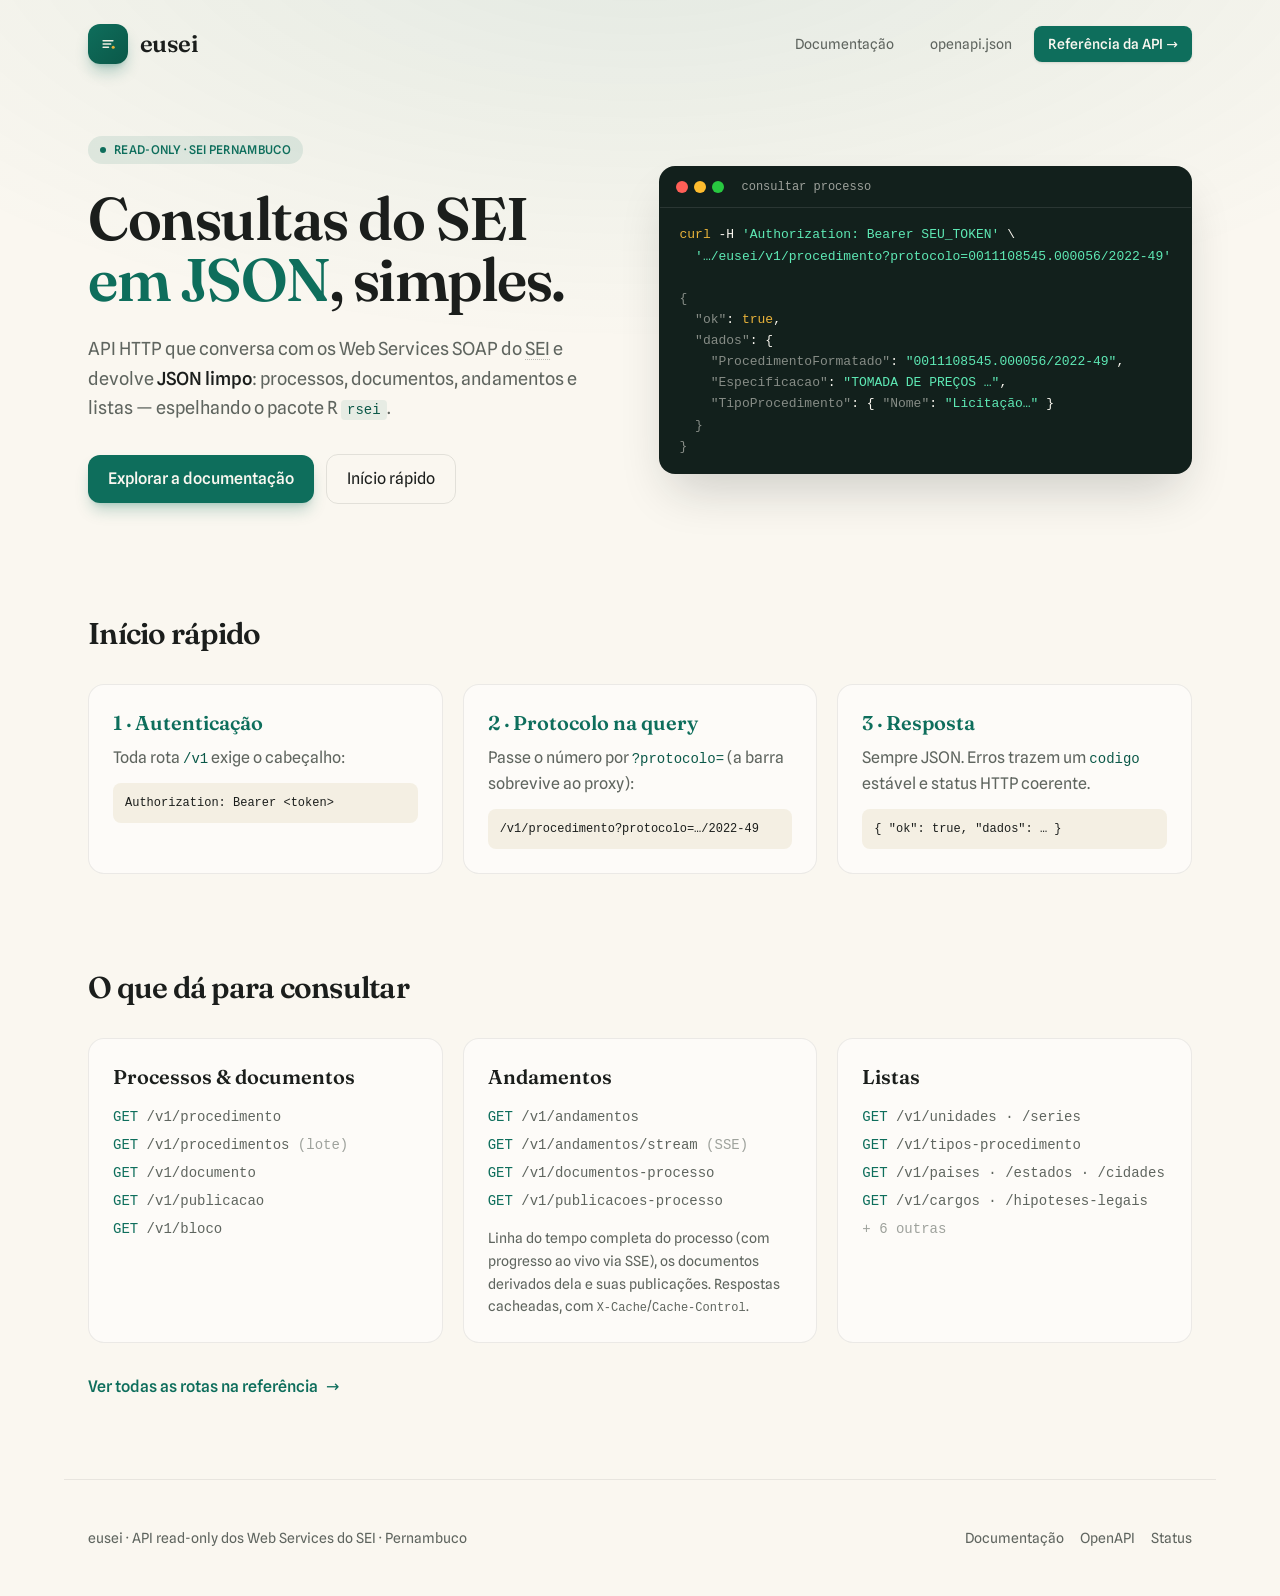
<file: static/index.html>
<!doctype html>
<html lang="pt-br">
<head>
  <meta charset="utf-8"/>
  <meta name="viewport" content="width=device-width, initial-scale=1"/>
  <title>eusei — API dos Web Services do SEI · Pernambuco</title>
  <meta name="description" content="API HTTP/JSON read-only sobre os Web Services do SEI (Sistema Eletrônico de Informações) de Pernambuco."/>
  <link rel="stylesheet" href="tailwind.css"/>
  <link rel="icon" href="[data-uri]"/>
  <style>
    @font-face { font-family:'Fraunces'; src:url('fraunces.woff2') format('woff2'); font-weight:300 700; font-display:swap; }
    @font-face { font-family:'Spline Sans'; src:url('splinesans.woff2') format('woff2'); font-weight:300 700; font-display:swap; }
    /* atmosfera: leve grão + brilho superior */
    body::before{content:"";position:fixed;inset:0;pointer-events:none;z-index:0;
      background:radial-gradient(120% 80% at 50% -10%, rgba(14,110,92,.10), transparent 60%);}
    @keyframes fadeUp{from{opacity:0;transform:translateY(14px)}to{opacity:1;transform:none}}
    .reveal{opacity:0;animation:fadeUp .7s cubic-bezier(.2,.7,.2,1) forwards}
    ::selection{background:rgba(14,110,92,.18)}
  </style>
</head>
<body class="min-h-screen bg-paper text-ink font-sans antialiased selection:bg-pine/15">
  <div class="relative z-10">

    <!-- topo -->
    <header class="mx-auto max-w-6xl px-6 py-6 flex items-center justify-between">
      <a href="./" class="flex items-center gap-3">
        <span class="grid place-items-center w-10 h-10 rounded-xl bg-gradient-to-br from-pine to-pine-deep shadow-lg shadow-pine/30">
          <svg viewBox="0 0 44 44" class="w-6 h-6" fill="none" aria-hidden="true">
            <g stroke="#F4EFE3" stroke-width="2.6" stroke-linecap="round"><path d="M13 16H31"/><path d="M13 22H27"/><path d="M13 28H23"/></g>
            <circle cx="31.5" cy="28" r="2.8" fill="#E8B23A"/>
          </svg>
        </span>
        <span class="font-display text-2xl font-semibold tracking-tight">eusei</span>
      </a>
      <nav class="flex items-center gap-2 text-sm">
        <a href="__docs__" class="px-3.5 py-2 rounded-lg text-muted hover:text-ink hover:bg-paper-2 transition">Documentação</a>
        <a href="openapi.json" class="px-3.5 py-2 rounded-lg text-muted hover:text-ink hover:bg-paper-2 transition">openapi.json</a>
        <a href="__docs__" class="px-3.5 py-2 rounded-lg bg-pine text-paper font-medium shadow-sm hover:bg-pine-deep transition">Referência da API →</a>
      </nav>
    </header>

    <!-- hero -->
    <section class="mx-auto max-w-6xl px-6 pt-12 pb-16 grid lg:grid-cols-[1.1fr_.9fr] gap-12 items-center">
      <div class="reveal" style="animation-delay:.05s">
        <span class="inline-flex items-center gap-2 text-xs font-medium tracking-wide uppercase text-pine bg-pine/10 px-3 py-1.5 rounded-full">
          <span class="w-1.5 h-1.5 rounded-full bg-pine"></span> read-only · SEI Pernambuco
        </span>
        <h1 class="font-display font-semibold tracking-tight text-5xl sm:text-6xl leading-[1.02] mt-6">
          Consultas do SEI<br/><span class="text-pine">em JSON</span>, simples.
        </h1>
        <p class="text-lg text-muted leading-relaxed mt-6 max-w-xl">
          API HTTP que conversa com os Web Services SOAP do <abbr title="Sistema Eletrônico de Informações" class="no-underline border-b border-dotted border-muted/40">SEI</abbr>
          e devolve <span class="text-ink font-medium">JSON limpo</span>: processos, documentos, andamentos e listas — espelhando o pacote R <code class="font-mono text-sm text-pine-deep bg-pine/8 px-1.5 py-0.5 rounded">rsei</code>.
        </p>
        <div class="flex flex-wrap items-center gap-3 mt-8">
          <a href="__docs__" class="px-5 py-3 rounded-xl bg-pine text-paper font-medium shadow-lg shadow-pine/25 hover:bg-pine-deep hover:-translate-y-0.5 transition">Explorar a documentação</a>
          <a href="#inicio" class="px-5 py-3 rounded-xl border border-ink/10 hover:border-ink/25 hover:bg-paper-2 transition">Início rápido</a>
        </div>
      </div>

      <!-- cartão de exemplo -->
      <div class="reveal" style="animation-delay:.18s">
        <div class="rounded-2xl border border-ink/8 bg-pine-ink text-paper shadow-2xl shadow-pine-ink/20 overflow-hidden">
          <div class="flex items-center gap-1.5 px-4 py-3 border-b border-white/10">
            <span class="w-3 h-3 rounded-full bg-[#ff5f57]"></span>
            <span class="w-3 h-3 rounded-full bg-[#febc2e]"></span>
            <span class="w-3 h-3 rounded-full bg-[#28c840]"></span>
            <span class="ml-3 text-xs text-paper/60 font-mono">consultar processo</span>
          </div>
          <pre class="px-5 py-4 text-[13px] leading-relaxed font-mono overflow-x-auto"><span class="text-gold">curl</span> -H <span class="text-emerald-300">'Authorization: Bearer SEU_TOKEN'</span> \
  <span class="text-emerald-300">'…/eusei/v1/procedimento?protocolo=0011108545.000056/2022-49'</span>

<span class="text-paper/50">{</span>
  <span class="text-paper/50">"ok"</span>: <span class="text-gold">true</span>,
  <span class="text-paper/50">"dados"</span>: {
    <span class="text-paper/50">"ProcedimentoFormatado"</span>: <span class="text-emerald-300">"0011108545.000056/2022-49"</span>,
    <span class="text-paper/50">"Especificacao"</span>: <span class="text-emerald-300">"TOMADA DE PREÇOS …"</span>,
    <span class="text-paper/50">"TipoProcedimento"</span>: { <span class="text-paper/50">"Nome"</span>: <span class="text-emerald-300">"Licitação…"</span> }
  <span class="text-paper/50">}</span>
<span class="text-paper/50">}</span></pre>
        </div>
      </div>
    </section>

    <!-- início rápido -->
    <section id="inicio" class="mx-auto max-w-6xl px-6 py-12 scroll-mt-20">
      <h2 class="font-display text-3xl font-semibold tracking-tight">Início rápido</h2>
      <div class="grid md:grid-cols-3 gap-5 mt-8">
        <div class="rounded-2xl border border-ink/8 bg-white/50 p-6">
          <div class="font-display text-pine text-xl font-semibold">1 · Autenticação</div>
          <p class="text-muted mt-2 leading-relaxed">Toda rota <code class="font-mono text-sm text-pine-deep">/v1</code> exige o cabeçalho:</p>
          <pre class="mt-3 text-xs font-mono bg-paper-2 rounded-lg p-3 overflow-x-auto">Authorization: Bearer &lt;token&gt;</pre>
        </div>
        <div class="rounded-2xl border border-ink/8 bg-white/50 p-6">
          <div class="font-display text-pine text-xl font-semibold">2 · Protocolo na query</div>
          <p class="text-muted mt-2 leading-relaxed">Passe o número por <code class="font-mono text-sm text-pine-deep">?protocolo=</code> (a barra sobrevive ao proxy):</p>
          <pre class="mt-3 text-xs font-mono bg-paper-2 rounded-lg p-3 overflow-x-auto">/v1/procedimento?protocolo=…/2022-49</pre>
        </div>
        <div class="rounded-2xl border border-ink/8 bg-white/50 p-6">
          <div class="font-display text-pine text-xl font-semibold">3 · Resposta</div>
          <p class="text-muted mt-2 leading-relaxed">Sempre JSON. Erros trazem um <code class="font-mono text-sm text-pine-deep">codigo</code> estável e status HTTP coerente.</p>
          <pre class="mt-3 text-xs font-mono bg-paper-2 rounded-lg p-3 overflow-x-auto">{ "ok": true, "dados": … }</pre>
        </div>
      </div>
    </section>

    <!-- grupos de endpoints -->
    <section class="mx-auto max-w-6xl px-6 py-12">
      <h2 class="font-display text-3xl font-semibold tracking-tight">O que dá para consultar</h2>
      <div class="grid md:grid-cols-3 gap-5 mt-8">
        <div class="rounded-2xl border border-ink/8 bg-white/50 p-6 hover:border-pine/30 hover:shadow-lg hover:shadow-pine/5 transition">
          <h3 class="font-display text-xl font-semibold">Processos & documentos</h3>
          <ul class="mt-4 space-y-2 font-mono text-sm text-muted">
            <li><span class="text-pine">GET</span> /v1/procedimento</li>
            <li><span class="text-pine">GET</span> /v1/procedimentos <span class="text-muted/60">(lote)</span></li>
            <li><span class="text-pine">GET</span> /v1/documento</li>
            <li><span class="text-pine">GET</span> /v1/publicacao</li>
            <li><span class="text-pine">GET</span> /v1/bloco</li>
          </ul>
        </div>
        <div class="rounded-2xl border border-ink/8 bg-white/50 p-6 hover:border-pine/30 hover:shadow-lg hover:shadow-pine/5 transition">
          <h3 class="font-display text-xl font-semibold">Andamentos</h3>
          <ul class="mt-4 space-y-2 font-mono text-sm text-muted">
            <li><span class="text-pine">GET</span> /v1/andamentos</li>
            <li><span class="text-pine">GET</span> /v1/andamentos/stream <span class="text-muted/60">(SSE)</span></li>
            <li><span class="text-pine">GET</span> /v1/documentos-processo</li>
            <li><span class="text-pine">GET</span> /v1/publicacoes-processo</li>
          </ul>
          <p class="text-sm text-muted mt-4 leading-relaxed font-sans">Linha do tempo completa do processo (com progresso ao vivo via SSE), os documentos derivados dela e suas publicações. Respostas cacheadas, com <span class="font-mono text-xs">X-Cache</span>/<span class="font-mono text-xs">Cache-Control</span>.</p>
        </div>
        <div class="rounded-2xl border border-ink/8 bg-white/50 p-6 hover:border-pine/30 hover:shadow-lg hover:shadow-pine/5 transition">
          <h3 class="font-display text-xl font-semibold">Listas</h3>
          <ul class="mt-4 space-y-2 font-mono text-sm text-muted">
            <li><span class="text-pine">GET</span> /v1/unidades · /series</li>
            <li><span class="text-pine">GET</span> /v1/tipos-procedimento</li>
            <li><span class="text-pine">GET</span> /v1/paises · /estados · /cidades</li>
            <li><span class="text-pine">GET</span> /v1/cargos · /hipoteses-legais</li>
            <li><span class="text-muted/60">+ 6 outras</span></li>
          </ul>
        </div>
      </div>
      <div class="mt-8">
        <a href="__docs__" class="inline-flex items-center gap-2 text-pine font-medium hover:gap-3 transition-all">Ver todas as rotas na referência <span aria-hidden="true">→</span></a>
      </div>
    </section>

    <!-- rodapé -->
    <footer class="mx-auto max-w-6xl px-6 py-12 mt-8 border-t border-ink/8">
      <div class="flex flex-col sm:flex-row items-start sm:items-center justify-between gap-4 text-sm text-muted">
        <p>eusei · API read-only dos Web Services do SEI · Pernambuco</p>
        <div class="flex items-center gap-4">
          <a href="__docs__" class="hover:text-ink transition">Documentação</a>
          <a href="openapi.json" class="hover:text-ink transition">OpenAPI</a>
          <a href="health" class="hover:text-ink transition">Status</a>
        </div>
      </div>
    </footer>

  </div>
</body>
</html>
</file>
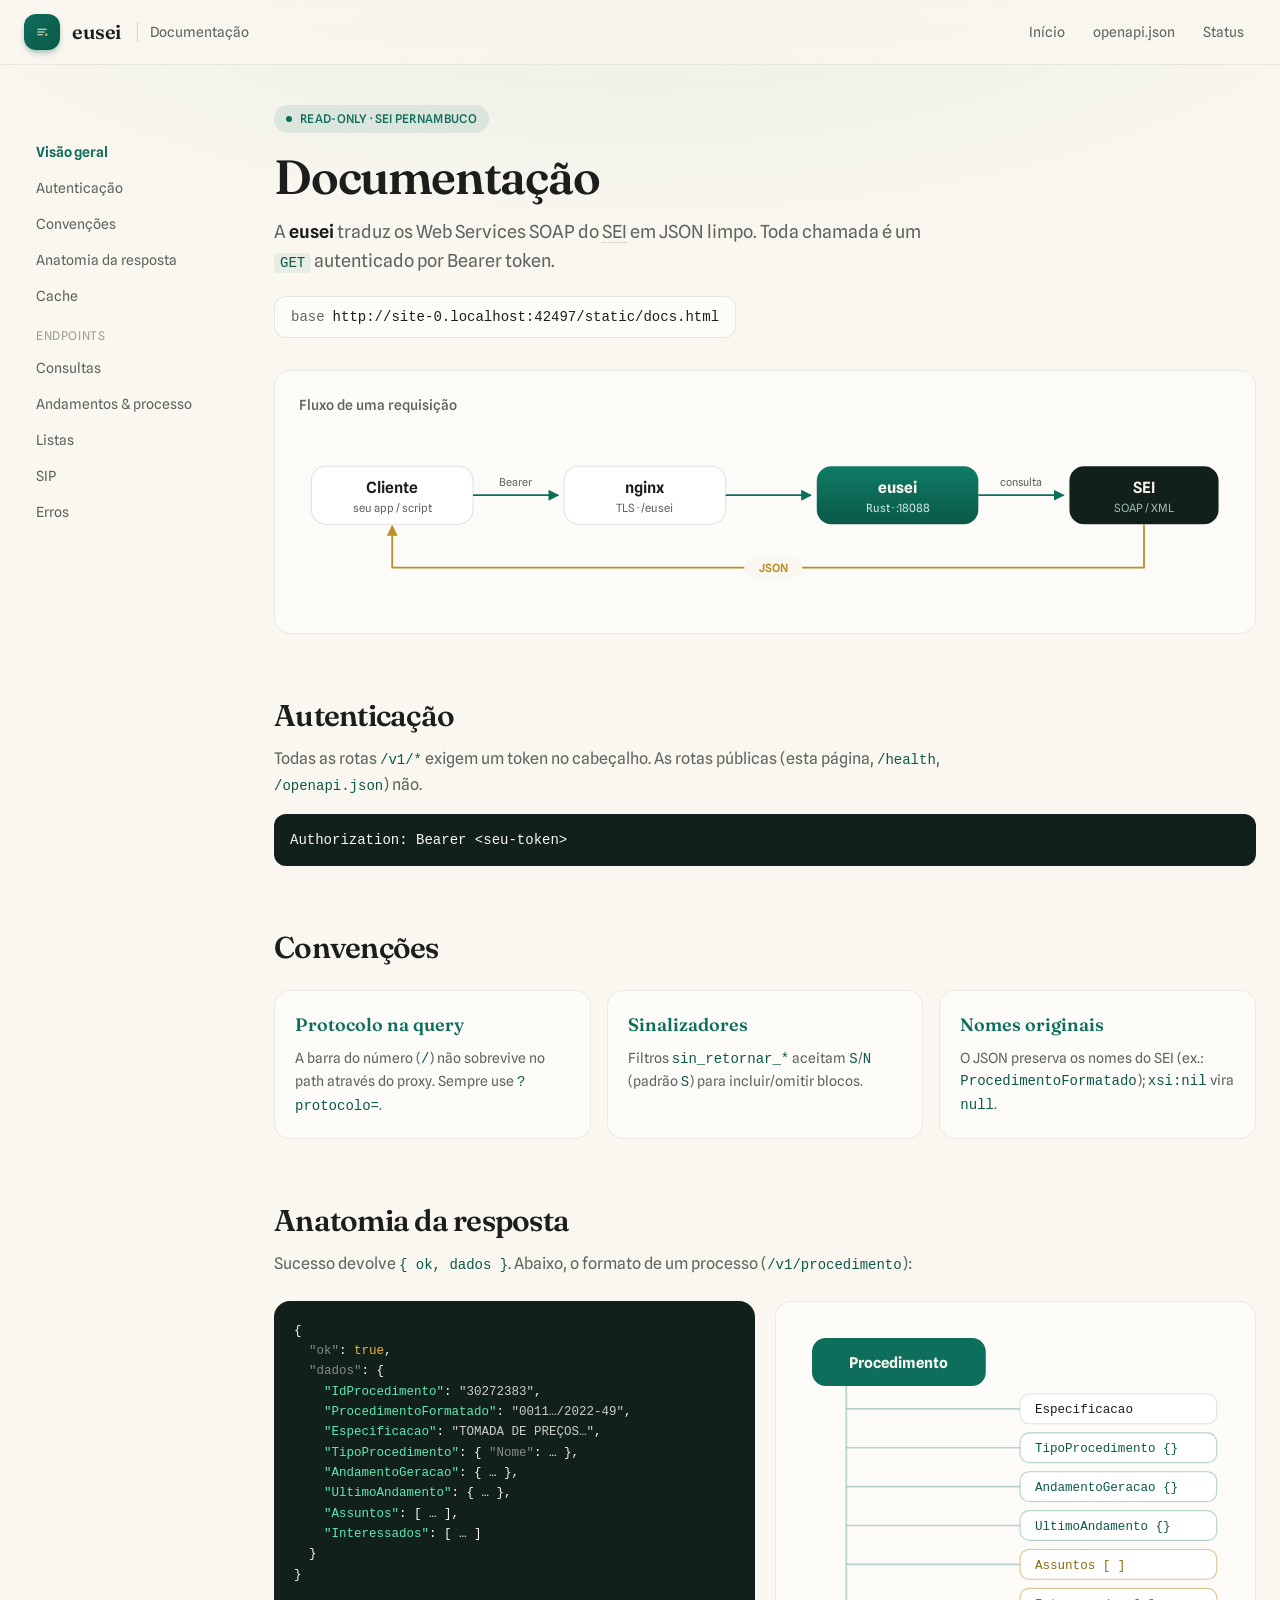
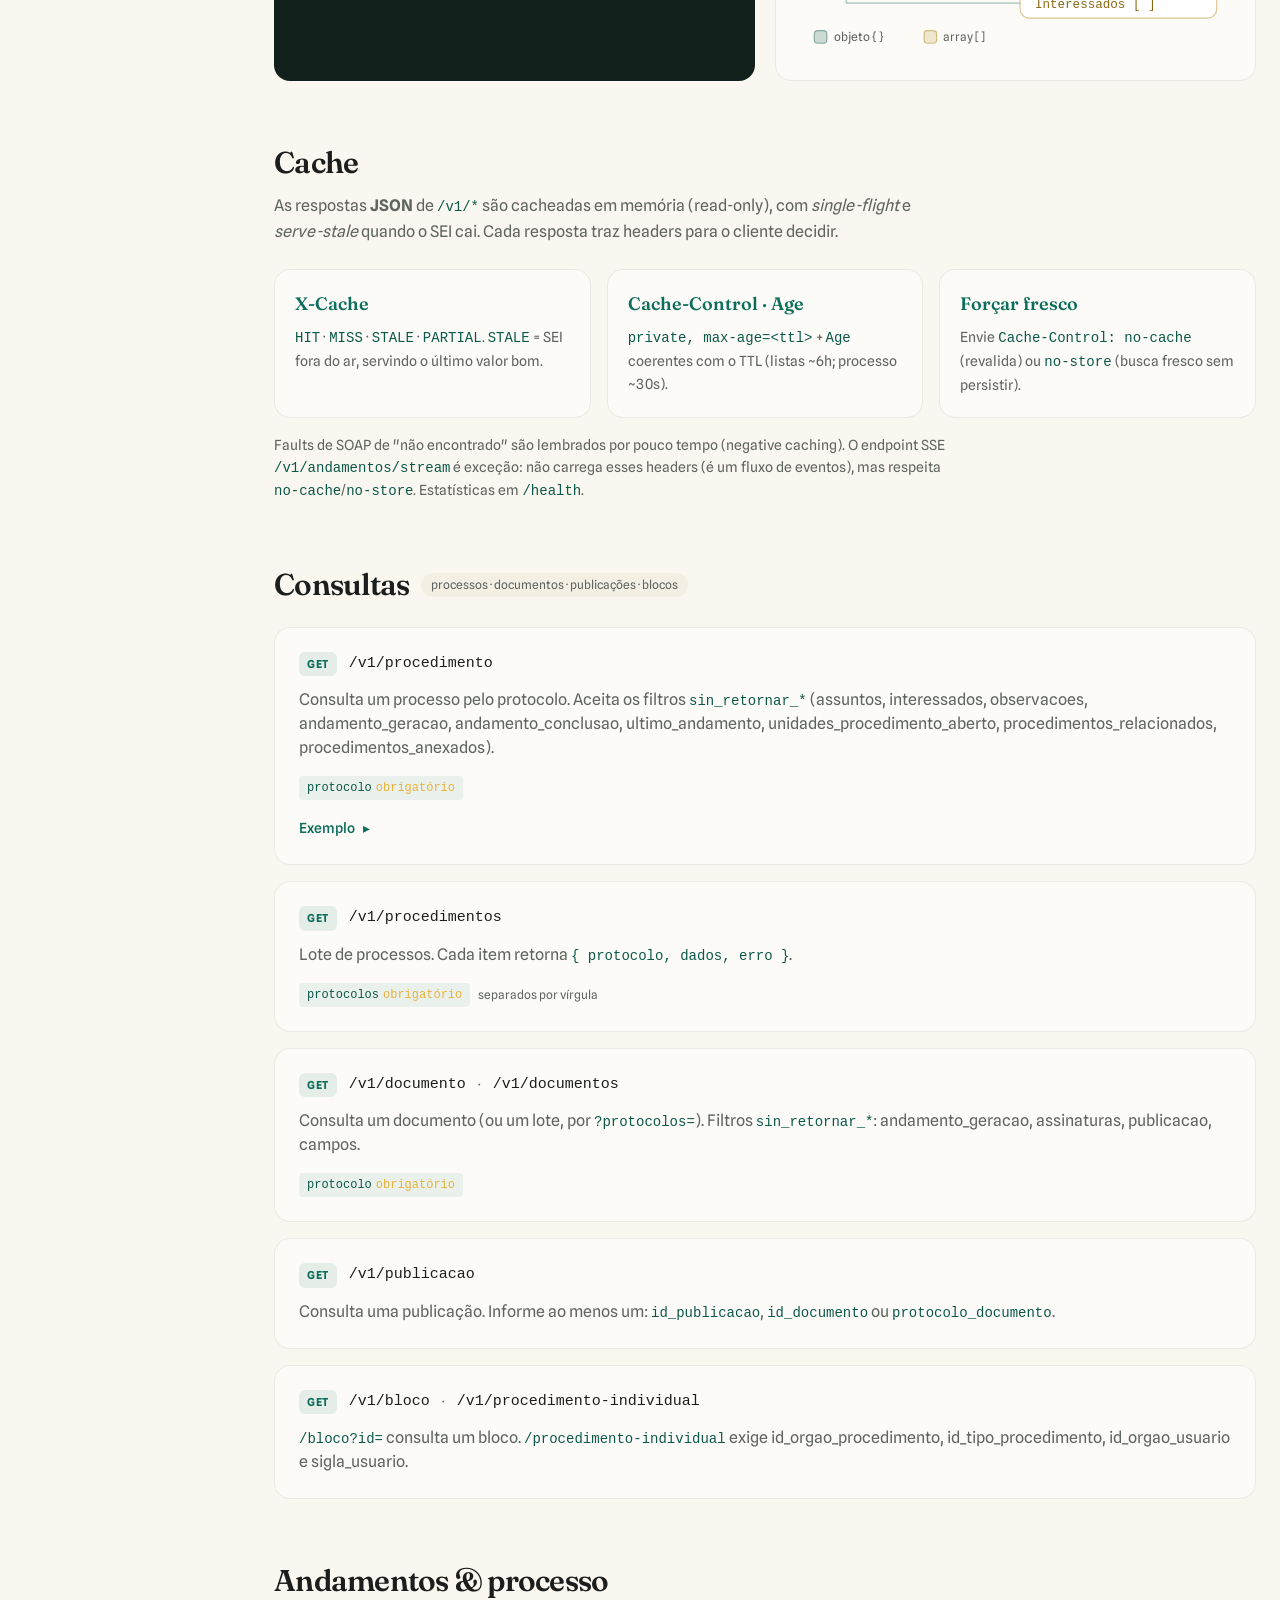
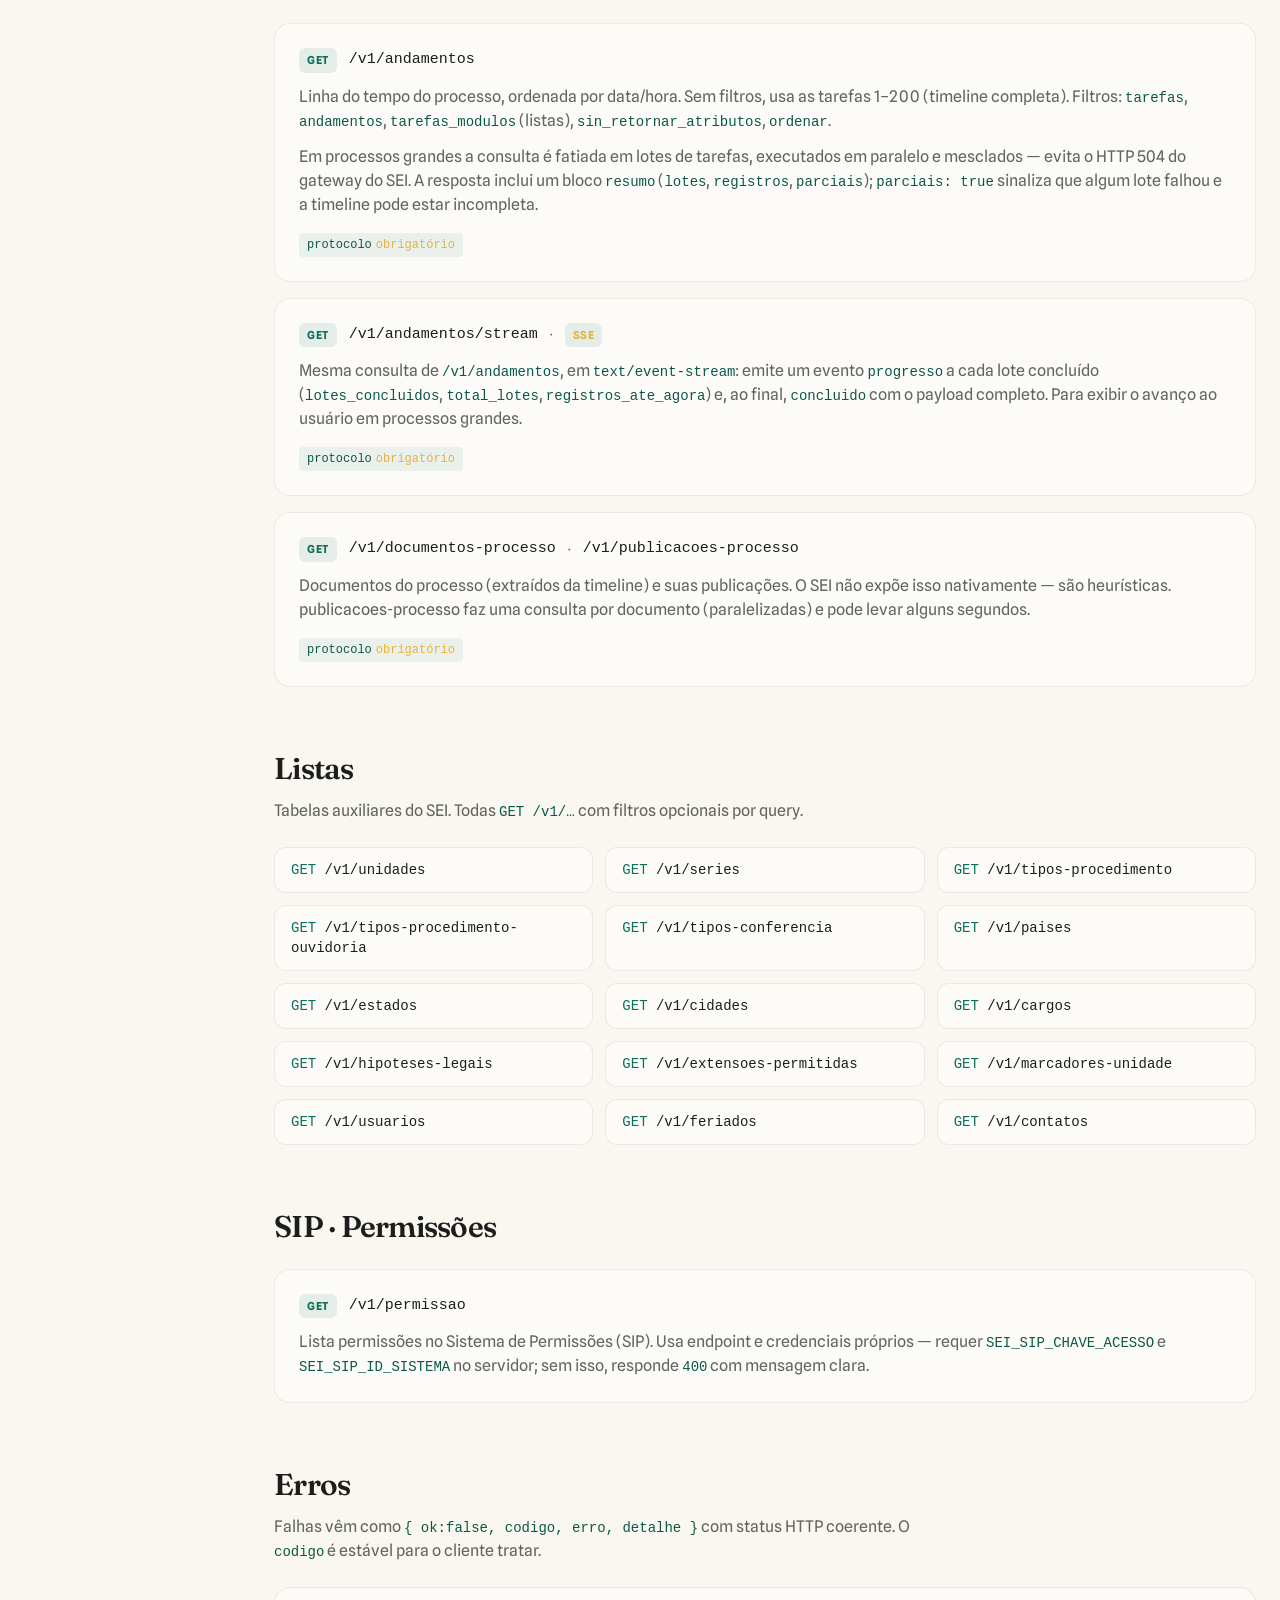
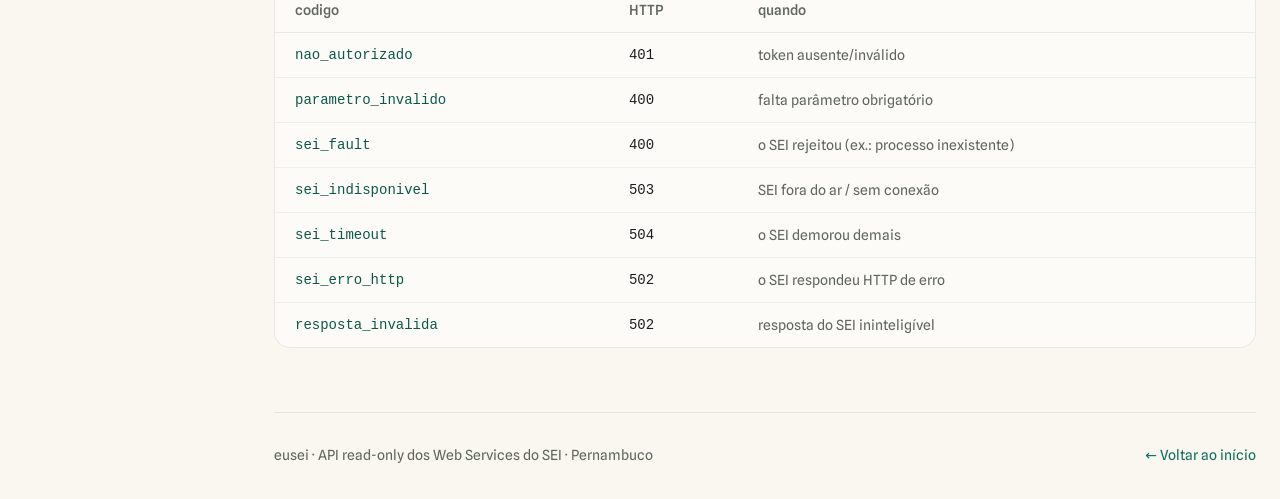
<file: static/docs.html>
<!doctype html>
<html lang="pt-br">
<head>
  <meta charset="utf-8"/>
  <meta name="viewport" content="width=device-width, initial-scale=1"/>
  <title>eusei — Documentação da API</title>
  <meta name="description" content="Documentação da API eusei: consultas read-only do SEI em JSON."/>
  <link rel="stylesheet" href="tailwind.css"/>
  <link rel="icon" href="[data-uri]"/>
  <style>
    @font-face { font-family:'Fraunces'; src:url('fraunces.woff2') format('woff2'); font-weight:300 700; font-display:swap; }
    @font-face { font-family:'Spline Sans'; src:url('splinesans.woff2') format('woff2'); font-weight:300 700; font-display:swap; }
    html{scroll-behavior:smooth}
    body::before{content:"";position:fixed;inset:0;pointer-events:none;z-index:0;
      background:radial-gradient(120% 70% at 50% -10%, rgba(14,110,92,.08), transparent 55%);}
    ::selection{background:rgba(14,110,92,.18)}
    ::-webkit-scrollbar{width:11px;height:11px}
    ::-webkit-scrollbar-thumb{background:#d0cabb;border-radius:9px;border:3px solid #faf7f0}
    details>summary{list-style:none}
    details>summary::-webkit-details-marker{display:none}
    details>summary::after{content:"▸";margin-left:.5rem;color:#0e6e5c;transition:transform .2s}
    details[open]>summary::after{transform:rotate(90deg);display:inline-block}
    .nav-link.active{color:#0e6e5c;font-weight:600}
  </style>
</head>
<body class="min-h-screen bg-paper text-ink font-sans antialiased">
  <div class="relative z-10">

    <!-- topo -->
    <header class="sticky top-0 z-30 backdrop-blur bg-paper/80 border-b border-ink/8">
      <div class="mx-auto max-w-7xl px-6 h-16 flex items-center justify-between">
        <a href="./" class="flex items-center gap-3">
          <span class="grid place-items-center w-9 h-9 rounded-xl bg-gradient-to-br from-pine to-pine-deep shadow-md shadow-pine/30">
            <svg viewBox="0 0 44 44" class="w-5 h-5" fill="none" aria-hidden="true">
              <g stroke="#F4EFE3" stroke-width="2.6" stroke-linecap="round"><path d="M13 16H31"/><path d="M13 22H27"/><path d="M13 28H23"/></g>
              <circle cx="31.5" cy="28" r="2.8" fill="#E8B23A"/>
            </svg>
          </span>
          <span class="font-display text-xl font-semibold tracking-tight">eusei</span>
          <span class="hidden sm:inline text-muted text-sm border-l border-ink/15 pl-3 ml-1">Documentação</span>
        </a>
        <nav class="flex items-center gap-1 text-sm">
          <a href="./" class="px-3 py-2 rounded-lg text-muted hover:text-ink hover:bg-paper-2 transition">Início</a>
          <a href="openapi.json" class="px-3 py-2 rounded-lg text-muted hover:text-ink hover:bg-paper-2 transition">openapi.json</a>
          <a href="health" class="px-3 py-2 rounded-lg text-muted hover:text-ink hover:bg-paper-2 transition">Status</a>
        </nav>
      </div>
    </header>

    <div class="mx-auto max-w-7xl px-6 grid lg:grid-cols-[210px_1fr] gap-10">

      <!-- navegação lateral -->
      <aside class="hidden lg:block">
        <nav class="sticky top-24 py-10 text-sm space-y-1">
          <a href="#visao-geral" class="nav-link block px-3 py-1.5 rounded-lg text-muted hover:text-ink hover:bg-paper-2 transition">Visão geral</a>
          <a href="#autenticacao" class="nav-link block px-3 py-1.5 rounded-lg text-muted hover:text-ink hover:bg-paper-2 transition">Autenticação</a>
          <a href="#convencoes" class="nav-link block px-3 py-1.5 rounded-lg text-muted hover:text-ink hover:bg-paper-2 transition">Convenções</a>
          <a href="#resposta" class="nav-link block px-3 py-1.5 rounded-lg text-muted hover:text-ink hover:bg-paper-2 transition">Anatomia da resposta</a>
          <a href="#cache" class="nav-link block px-3 py-1.5 rounded-lg text-muted hover:text-ink hover:bg-paper-2 transition">Cache</a>
          <div class="pt-3 pb-1 px-3 text-xs uppercase tracking-wider text-muted/60">Endpoints</div>
          <a href="#consultas" class="nav-link block px-3 py-1.5 rounded-lg text-muted hover:text-ink hover:bg-paper-2 transition">Consultas</a>
          <a href="#processo" class="nav-link block px-3 py-1.5 rounded-lg text-muted hover:text-ink hover:bg-paper-2 transition">Andamentos & processo</a>
          <a href="#listas" class="nav-link block px-3 py-1.5 rounded-lg text-muted hover:text-ink hover:bg-paper-2 transition">Listas</a>
          <a href="#sip" class="nav-link block px-3 py-1.5 rounded-lg text-muted hover:text-ink hover:bg-paper-2 transition">SIP</a>
          <a href="#erros" class="nav-link block px-3 py-1.5 rounded-lg text-muted hover:text-ink hover:bg-paper-2 transition">Erros</a>
        </nav>
      </aside>

      <!-- conteúdo -->
      <main class="py-10 min-w-0 space-y-16">

        <!-- visão geral -->
        <section id="visao-geral" class="scroll-mt-24">
          <span class="inline-flex items-center gap-2 text-xs font-medium tracking-wide uppercase text-pine bg-pine/10 px-3 py-1.5 rounded-full">
            <span class="w-1.5 h-1.5 rounded-full bg-pine"></span> read-only · SEI Pernambuco
          </span>
          <h1 class="font-display text-4xl sm:text-5xl font-semibold tracking-tight mt-5">Documentação</h1>
          <p class="text-lg text-muted leading-relaxed mt-4 max-w-2xl">
            A <strong class="text-ink font-semibold">eusei</strong> traduz os Web Services SOAP do
            <abbr title="Sistema Eletrônico de Informações" class="no-underline border-b border-dotted border-muted/40">SEI</abbr>
            em JSON limpo. Toda chamada é um <code class="font-mono text-sm text-pine-deep bg-pine/8 px-1.5 py-0.5 rounded">GET</code> autenticado por Bearer token.
          </p>
          <div class="mt-5 inline-flex items-center gap-2 rounded-xl border border-ink/10 bg-white/60 px-4 py-2.5 font-mono text-sm">
            <span class="text-muted">base</span>
            <span class="text-ink" id="base-url">/eusei</span>
          </div>

          <!-- diagrama: fluxo de requisição -->
          <div class="mt-8 rounded-2xl border border-ink/8 bg-white/50 p-6 overflow-x-auto">
            <div class="text-sm font-medium text-muted mb-4">Fluxo de uma requisição</div>
            <svg viewBox="0 0 900 172" class="w-full min-w-[780px]" role="img" aria-label="Fluxo: cliente, nginx, eusei, SEI e retorno em JSON">
              <defs>
                <marker id="fwd" markerWidth="7" markerHeight="7" refX="5.2" refY="3" orient="auto"><path d="M0 0L6 3L0 6Z" fill="#0e6e5c"/></marker>
                <marker id="ret" markerWidth="7" markerHeight="7" refX="5.2" refY="3" orient="auto"><path d="M0 0L6 3L0 6Z" fill="#b8902a"/></marker>
                <linearGradient id="eg" x1="0" y1="0" x2="0" y2="1"><stop offset="0" stop-color="#0e7c66"/><stop offset="1" stop-color="#0b5848"/></linearGradient>
              </defs>
              <g font-family="Spline Sans, sans-serif">
                <!-- nós -->
                <g>
                  <rect x="12" y="34" width="156" height="56" rx="14" fill="#ffffff" stroke="#1b1e1c" stroke-opacity=".12"/>
                  <text x="90" y="60" text-anchor="middle" font-size="15" font-weight="600" fill="#1b1e1c">Cliente</text>
                  <text x="90" y="78" text-anchor="middle" font-size="11" fill="#5f655f">seu app / script</text>
                </g>
                <g>
                  <rect x="256" y="34" width="156" height="56" rx="14" fill="#ffffff" stroke="#1b1e1c" stroke-opacity=".12"/>
                  <text x="334" y="60" text-anchor="middle" font-size="15" font-weight="600" fill="#1b1e1c">nginx</text>
                  <text x="334" y="78" text-anchor="middle" font-size="11" fill="#5f655f">TLS · /eusei</text>
                </g>
                <g>
                  <rect x="500" y="34" width="156" height="56" rx="14" fill="url(#eg)"/>
                  <text x="578" y="60" text-anchor="middle" font-size="15" font-weight="700" fill="#f7f4ec">eusei</text>
                  <text x="578" y="78" text-anchor="middle" font-size="11" fill="#cfe6df">Rust · :18088</text>
                </g>
                <g>
                  <rect x="744" y="34" width="144" height="56" rx="14" fill="#12201c"/>
                  <text x="816" y="60" text-anchor="middle" font-size="15" font-weight="600" fill="#f7f4ec">SEI</text>
                  <text x="816" y="78" text-anchor="middle" font-size="11" fill="#9db8ae">SOAP / XML</text>
                </g>
                <!-- ida (verde) -->
                <g stroke="#0e6e5c" stroke-width="1.75" fill="none">
                  <line x1="168" y1="62" x2="250" y2="62" marker-end="url(#fwd)"/>
                  <line x1="412" y1="62" x2="494" y2="62" marker-end="url(#fwd)"/>
                  <line x1="656" y1="62" x2="738" y2="62" marker-end="url(#fwd)"/>
                </g>
                <text x="209" y="53" text-anchor="middle" font-size="10.5" fill="#5f655f">Bearer</text>
                <text x="697" y="53" text-anchor="middle" font-size="10.5" fill="#5f655f">consulta</text>
                <!-- volta (dourado): SEI → Cliente roteada por baixo, uma seta só -->
                <path d="M816 90 V132 H90 V92" fill="none" stroke="#b8902a" stroke-width="1.75" stroke-linejoin="round" marker-end="url(#ret)"/>
                <rect x="430" y="122" width="56" height="20" rx="10" fill="#faf7f0"/>
                <text x="458" y="136" text-anchor="middle" font-size="11" font-weight="600" fill="#b8902a">JSON</text>
              </g>
            </svg>
          </div>
        </section>

        <!-- autenticação -->
        <section id="autenticacao" class="scroll-mt-24">
          <h2 class="font-display text-3xl font-semibold tracking-tight">Autenticação</h2>
          <p class="text-muted leading-relaxed mt-3 max-w-2xl">Todas as rotas <code class="font-mono text-sm text-pine-deep">/v1/*</code> exigem um token no cabeçalho. As rotas públicas (esta página, <code class="font-mono text-sm text-pine-deep">/health</code>, <code class="font-mono text-sm text-pine-deep">/openapi.json</code>) não.</p>
          <pre class="mt-4 rounded-xl bg-pine-ink text-paper p-4 text-sm font-mono overflow-x-auto">Authorization: Bearer &lt;seu-token&gt;</pre>
        </section>

        <!-- convenções -->
        <section id="convencoes" class="scroll-mt-24">
          <h2 class="font-display text-3xl font-semibold tracking-tight">Convenções</h2>
          <div class="grid md:grid-cols-3 gap-4 mt-6">
            <div class="rounded-2xl border border-ink/8 bg-white/50 p-5">
              <div class="font-display text-pine text-lg font-semibold">Protocolo na query</div>
              <p class="text-muted text-sm mt-2 leading-relaxed">A barra do número (<code class="font-mono text-pine-deep">/</code>) não sobrevive no path através do proxy. Sempre use <code class="font-mono text-pine-deep">?protocolo=</code>.</p>
            </div>
            <div class="rounded-2xl border border-ink/8 bg-white/50 p-5">
              <div class="font-display text-pine text-lg font-semibold">Sinalizadores</div>
              <p class="text-muted text-sm mt-2 leading-relaxed">Filtros <code class="font-mono text-pine-deep">sin_retornar_*</code> aceitam <code class="font-mono text-pine-deep">S</code>/<code class="font-mono text-pine-deep">N</code> (padrão <code class="font-mono text-pine-deep">S</code>) para incluir/omitir blocos.</p>
            </div>
            <div class="rounded-2xl border border-ink/8 bg-white/50 p-5">
              <div class="font-display text-pine text-lg font-semibold">Nomes originais</div>
              <p class="text-muted text-sm mt-2 leading-relaxed">O JSON preserva os nomes do SEI (ex.: <code class="font-mono text-pine-deep">ProcedimentoFormatado</code>); <code class="font-mono text-pine-deep">xsi:nil</code> vira <code class="font-mono text-pine-deep">null</code>.</p>
            </div>
          </div>
        </section>

        <!-- anatomia da resposta -->
        <section id="resposta" class="scroll-mt-24">
          <h2 class="font-display text-3xl font-semibold tracking-tight">Anatomia da resposta</h2>
          <p class="text-muted leading-relaxed mt-3 max-w-2xl">Sucesso devolve <code class="font-mono text-sm text-pine-deep">{ ok, dados }</code>. Abaixo, o formato de um processo (<code class="font-mono text-sm text-pine-deep">/v1/procedimento</code>):</p>
          <div class="grid lg:grid-cols-2 gap-5 mt-6">
            <pre class="rounded-2xl bg-pine-ink text-paper p-5 text-[12.5px] leading-relaxed font-mono overflow-x-auto">{
  <span class="text-paper/50">"ok"</span>: <span class="text-gold">true</span>,
  <span class="text-paper/50">"dados"</span>: {
    <span class="text-emerald-300">"IdProcedimento"</span>: <span class="text-paper/80">"30272383"</span>,
    <span class="text-emerald-300">"ProcedimentoFormatado"</span>: <span class="text-paper/80">"0011…/2022-49"</span>,
    <span class="text-emerald-300">"Especificacao"</span>: <span class="text-paper/80">"TOMADA DE PREÇOS…"</span>,
    <span class="text-emerald-300">"TipoProcedimento"</span>: { <span class="text-paper/50">"Nome"</span>: … },
    <span class="text-emerald-300">"AndamentoGeracao"</span>: { … },
    <span class="text-emerald-300">"UltimoAndamento"</span>: { … },
    <span class="text-emerald-300">"Assuntos"</span>: [ … ],
    <span class="text-emerald-300">"Interessados"</span>: [ … ]
  }
}</pre>
            <div class="rounded-2xl border border-ink/8 bg-white/50 p-5 overflow-x-auto">
              <svg viewBox="0 0 384 296" class="w-full min-w-[320px]" role="img" aria-label="Estrutura da resposta de um processo">
                <g font-family="Spline Sans, sans-serif">
                  <rect x="14" y="14" width="152" height="42" rx="12" fill="#0e6e5c"/>
                  <text x="90" y="40" text-anchor="middle" font-size="13" font-weight="700" fill="#f7f4ec">Procedimento</text>
                  <!-- tronco + galhos -->
                  <g stroke="#0e6e5c" stroke-opacity=".28" stroke-width="1.5" fill="none">
                    <path d="M44 56 V246"/>
                    <path d="M44 76 H196"/>
                    <path d="M44 110 H196"/>
                    <path d="M44 144 H196"/>
                    <path d="M44 178 H196"/>
                    <path d="M44 212 H196"/>
                    <path d="M44 246 H196"/>
                  </g>
                  <g font-family="ui-monospace, monospace" font-size="11">
                    <g><rect x="196" y="63" width="172" height="26" rx="8" fill="#fff" stroke="#1b1e1c" stroke-opacity=".12"/><text x="209" y="80" fill="#1b1e1c">Especificacao</text></g>
                    <g><rect x="196" y="97" width="172" height="26" rx="8" fill="#fff" stroke="#0e6e5c" stroke-opacity=".3"/><text x="209" y="114" fill="#0b5848">TipoProcedimento {}</text></g>
                    <g><rect x="196" y="131" width="172" height="26" rx="8" fill="#fff" stroke="#0e6e5c" stroke-opacity=".3"/><text x="209" y="148" fill="#0b5848">AndamentoGeracao {}</text></g>
                    <g><rect x="196" y="165" width="172" height="26" rx="8" fill="#fff" stroke="#0e6e5c" stroke-opacity=".3"/><text x="209" y="182" fill="#0b5848">UltimoAndamento {}</text></g>
                    <g><rect x="196" y="199" width="172" height="26" rx="8" fill="#fff" stroke="#b8902a" stroke-opacity=".5"/><text x="209" y="216" fill="#8a6a12">Assuntos [ ]</text></g>
                    <g><rect x="196" y="233" width="172" height="26" rx="8" fill="#fff" stroke="#b8902a" stroke-opacity=".5"/><text x="209" y="250" fill="#8a6a12">Interessados [ ]</text></g>
                  </g>
                  <!-- legenda -->
                  <g font-family="Spline Sans, sans-serif" font-size="10.5">
                    <rect x="16" y="270" width="11" height="11" rx="3" fill="#0b5848" fill-opacity=".2" stroke="#0b5848" stroke-opacity=".45"/>
                    <text x="33" y="279" fill="#5f655f">objeto { }</text>
                    <rect x="112" y="270" width="11" height="11" rx="3" fill="#b8902a" fill-opacity=".2" stroke="#b8902a" stroke-opacity=".55"/>
                    <text x="129" y="279" fill="#5f655f">array [ ]</text>
                  </g>
                </g>
              </svg>
            </div>
          </div>
        </section>

        <!-- cache -->
        <section id="cache" class="scroll-mt-24">
          <h2 class="font-display text-3xl font-semibold tracking-tight">Cache</h2>
          <p class="text-muted leading-relaxed mt-3 max-w-2xl">As respostas <strong>JSON</strong> de <code class="font-mono text-sm text-pine-deep">/v1/*</code> são cacheadas em memória (read-only), com <em>single-flight</em> e <em>serve-stale</em> quando o SEI cai. Cada resposta traz headers para o cliente decidir.</p>
          <div class="grid md:grid-cols-3 gap-4 mt-6">
            <div class="rounded-2xl border border-ink/8 bg-white/50 p-5">
              <div class="font-display text-pine text-lg font-semibold">X-Cache</div>
              <p class="text-muted text-sm mt-2 leading-relaxed"><code class="font-mono text-pine-deep">HIT</code> · <code class="font-mono text-pine-deep">MISS</code> · <code class="font-mono text-pine-deep">STALE</code> · <code class="font-mono text-pine-deep">PARTIAL</code>. <code class="font-mono text-pine-deep">STALE</code> = SEI fora do ar, servindo o último valor bom.</p>
            </div>
            <div class="rounded-2xl border border-ink/8 bg-white/50 p-5">
              <div class="font-display text-pine text-lg font-semibold">Cache-Control · Age</div>
              <p class="text-muted text-sm mt-2 leading-relaxed"><code class="font-mono text-pine-deep">private, max-age=&lt;ttl&gt;</code> + <code class="font-mono text-pine-deep">Age</code> coerentes com o TTL (listas ~6h; processo ~30s).</p>
            </div>
            <div class="rounded-2xl border border-ink/8 bg-white/50 p-5">
              <div class="font-display text-pine text-lg font-semibold">Forçar fresco</div>
              <p class="text-muted text-sm mt-2 leading-relaxed">Envie <code class="font-mono text-pine-deep">Cache-Control: no-cache</code> (revalida) ou <code class="font-mono text-pine-deep">no-store</code> (busca fresco sem persistir).</p>
            </div>
          </div>
          <p class="text-muted text-sm leading-relaxed mt-4 max-w-2xl">Faults de SOAP de "não encontrado" são lembrados por pouco tempo (negative caching). O endpoint SSE <code class="font-mono text-sm text-pine-deep">/v1/andamentos/stream</code> é exceção: não carrega esses headers (é um fluxo de eventos), mas respeita <code class="font-mono text-pine-deep">no-cache</code>/<code class="font-mono text-pine-deep">no-store</code>. Estatísticas em <code class="font-mono text-sm text-pine-deep">/health</code>.</p>
        </section>

        <!-- CONSULTAS -->
        <section id="consultas" class="scroll-mt-24">
          <div class="flex items-center gap-3">
            <h2 class="font-display text-3xl font-semibold tracking-tight">Consultas</h2>
            <span class="text-xs text-muted bg-paper-2 px-2.5 py-1 rounded-full">processos · documentos · publicações · blocos</span>
          </div>
          <div class="grid gap-4 mt-6">

            <article class="scroll-mt-24 rounded-2xl border border-ink/8 bg-white/55 p-6 hover:border-pine/25 transition">
              <div class="flex items-center gap-3 flex-wrap">
                <span class="text-[11px] font-bold tracking-wider px-2 py-1 rounded-md bg-pine/10 text-pine">GET</span>
                <code class="font-mono text-[15px]">/v1/procedimento</code>
              </div>
              <p class="text-muted mt-3">Consulta um processo pelo protocolo. Aceita os filtros <code class="font-mono text-sm text-pine-deep">sin_retornar_*</code> (assuntos, interessados, observacoes, andamento_geracao, andamento_conclusao, ultimo_andamento, unidades_procedimento_aberto, procedimentos_relacionados, procedimentos_anexados).</p>
              <div class="mt-4 flex flex-wrap gap-2 text-xs">
                <span class="font-mono px-2 py-1 rounded bg-pine/8 text-pine-deep">protocolo<span class="text-gold ml-1">obrigatório</span></span>
              </div>
              <details class="mt-4"><summary class="cursor-pointer text-sm text-pine font-medium inline-flex items-center">Exemplo</summary>
                <pre class="mt-3 rounded-xl bg-pine-ink text-paper p-4 text-[12.5px] font-mono overflow-x-auto">curl -H 'Authorization: Bearer TOKEN' \
  '…/eusei/v1/procedimento?protocolo=0011108545.000056/2022-49'</pre>
              </details>
            </article>

            <article class="rounded-2xl border border-ink/8 bg-white/55 p-6 hover:border-pine/25 transition">
              <div class="flex items-center gap-3 flex-wrap"><span class="text-[11px] font-bold tracking-wider px-2 py-1 rounded-md bg-pine/10 text-pine">GET</span><code class="font-mono text-[15px]">/v1/procedimentos</code></div>
              <p class="text-muted mt-3">Lote de processos. Cada item retorna <code class="font-mono text-sm text-pine-deep">{ protocolo, dados, erro }</code>.</p>
              <div class="mt-4 flex flex-wrap gap-2 text-xs"><span class="font-mono px-2 py-1 rounded bg-pine/8 text-pine-deep">protocolos<span class="text-gold ml-1">obrigatório</span></span><span class="text-muted self-center">separados por vírgula</span></div>
            </article>

            <article class="rounded-2xl border border-ink/8 bg-white/55 p-6 hover:border-pine/25 transition">
              <div class="flex items-center gap-3 flex-wrap"><span class="text-[11px] font-bold tracking-wider px-2 py-1 rounded-md bg-pine/10 text-pine">GET</span><code class="font-mono text-[15px]">/v1/documento</code> <span class="text-muted text-sm">·</span> <code class="font-mono text-[15px]">/v1/documentos</code></div>
              <p class="text-muted mt-3">Consulta um documento (ou um lote, por <code class="font-mono text-sm text-pine-deep">?protocolos=</code>). Filtros <code class="font-mono text-sm text-pine-deep">sin_retornar_*</code>: andamento_geracao, assinaturas, publicacao, campos.</p>
              <div class="mt-4 flex flex-wrap gap-2 text-xs"><span class="font-mono px-2 py-1 rounded bg-pine/8 text-pine-deep">protocolo<span class="text-gold ml-1">obrigatório</span></span></div>
            </article>

            <article class="rounded-2xl border border-ink/8 bg-white/55 p-6 hover:border-pine/25 transition">
              <div class="flex items-center gap-3 flex-wrap"><span class="text-[11px] font-bold tracking-wider px-2 py-1 rounded-md bg-pine/10 text-pine">GET</span><code class="font-mono text-[15px]">/v1/publicacao</code></div>
              <p class="text-muted mt-3">Consulta uma publicação. Informe ao menos um: <code class="font-mono text-sm text-pine-deep">id_publicacao</code>, <code class="font-mono text-sm text-pine-deep">id_documento</code> ou <code class="font-mono text-sm text-pine-deep">protocolo_documento</code>.</p>
            </article>

            <article class="rounded-2xl border border-ink/8 bg-white/55 p-6 hover:border-pine/25 transition">
              <div class="flex items-center gap-3 flex-wrap"><span class="text-[11px] font-bold tracking-wider px-2 py-1 rounded-md bg-pine/10 text-pine">GET</span><code class="font-mono text-[15px]">/v1/bloco</code> <span class="text-muted text-sm">·</span> <code class="font-mono text-[15px]">/v1/procedimento-individual</code></div>
              <p class="text-muted mt-3"><code class="font-mono text-sm text-pine-deep">/bloco?id=</code> consulta um bloco. <code class="font-mono text-sm text-pine-deep">/procedimento-individual</code> exige id_orgao_procedimento, id_tipo_procedimento, id_orgao_usuario e sigla_usuario.</p>
            </article>
          </div>
        </section>

        <!-- PROCESSO -->
        <section id="processo" class="scroll-mt-24">
          <div class="flex items-center gap-3">
            <h2 class="font-display text-3xl font-semibold tracking-tight">Andamentos & processo</h2>
          </div>
          <div class="grid gap-4 mt-6">
            <article class="rounded-2xl border border-ink/8 bg-white/55 p-6 hover:border-pine/25 transition">
              <div class="flex items-center gap-3 flex-wrap"><span class="text-[11px] font-bold tracking-wider px-2 py-1 rounded-md bg-pine/10 text-pine">GET</span><code class="font-mono text-[15px]">/v1/andamentos</code></div>
              <p class="text-muted mt-3">Linha do tempo do processo, ordenada por data/hora. Sem filtros, usa as tarefas 1–200 (timeline completa). Filtros: <code class="font-mono text-sm text-pine-deep">tarefas</code>, <code class="font-mono text-sm text-pine-deep">andamentos</code>, <code class="font-mono text-sm text-pine-deep">tarefas_modulos</code> (listas), <code class="font-mono text-sm text-pine-deep">sin_retornar_atributos</code>, <code class="font-mono text-sm text-pine-deep">ordenar</code>.</p>
              <p class="text-muted mt-3">Em processos grandes a consulta é fatiada em lotes de tarefas, executados em paralelo e mesclados — evita o HTTP 504 do gateway do SEI. A resposta inclui um bloco <code class="font-mono text-sm text-pine-deep">resumo</code> (<code class="font-mono text-sm text-pine-deep">lotes</code>, <code class="font-mono text-sm text-pine-deep">registros</code>, <code class="font-mono text-sm text-pine-deep">parciais</code>); <code class="font-mono text-sm text-pine-deep">parciais: true</code> sinaliza que algum lote falhou e a timeline pode estar incompleta.</p>
              <div class="mt-4 flex flex-wrap gap-2 text-xs"><span class="font-mono px-2 py-1 rounded bg-pine/8 text-pine-deep">protocolo<span class="text-gold ml-1">obrigatório</span></span></div>
            </article>
            <article class="rounded-2xl border border-ink/8 bg-white/55 p-6 hover:border-pine/25 transition">
              <div class="flex items-center gap-3 flex-wrap"><span class="text-[11px] font-bold tracking-wider px-2 py-1 rounded-md bg-pine/10 text-pine">GET</span><code class="font-mono text-[15px]">/v1/andamentos/stream</code> <span class="text-muted text-sm">·</span> <span class="text-[11px] font-bold tracking-wider px-2 py-1 rounded-md bg-pine/10 text-gold">SSE</span></div>
              <p class="text-muted mt-3">Mesma consulta de <code class="font-mono text-sm text-pine-deep">/v1/andamentos</code>, em <code class="font-mono text-sm text-pine-deep">text/event-stream</code>: emite um evento <code class="font-mono text-sm text-pine-deep">progresso</code> a cada lote concluído (<code class="font-mono text-sm text-pine-deep">lotes_concluidos</code>, <code class="font-mono text-sm text-pine-deep">total_lotes</code>, <code class="font-mono text-sm text-pine-deep">registros_ate_agora</code>) e, ao final, <code class="font-mono text-sm text-pine-deep">concluido</code> com o payload completo. Para exibir o avanço ao usuário em processos grandes.</p>
              <div class="mt-4 flex flex-wrap gap-2 text-xs"><span class="font-mono px-2 py-1 rounded bg-pine/8 text-pine-deep">protocolo<span class="text-gold ml-1">obrigatório</span></span></div>
            </article>
            <article class="rounded-2xl border border-ink/8 bg-white/55 p-6 hover:border-pine/25 transition">
              <div class="flex items-center gap-3 flex-wrap"><span class="text-[11px] font-bold tracking-wider px-2 py-1 rounded-md bg-pine/10 text-pine">GET</span><code class="font-mono text-[15px]">/v1/documentos-processo</code> <span class="text-muted text-sm">·</span> <code class="font-mono text-[15px]">/v1/publicacoes-processo</code></div>
              <p class="text-muted mt-3">Documentos do processo (extraídos da timeline) e suas publicações. O SEI não expõe isso nativamente — são heurísticas. <span class="text-ink/70">publicacoes-processo</span> faz uma consulta por documento (paralelizadas) e pode levar alguns segundos.</p>
              <div class="mt-4 flex flex-wrap gap-2 text-xs"><span class="font-mono px-2 py-1 rounded bg-pine/8 text-pine-deep">protocolo<span class="text-gold ml-1">obrigatório</span></span></div>
            </article>
          </div>
        </section>

        <!-- LISTAS -->
        <section id="listas" class="scroll-mt-24">
          <h2 class="font-display text-3xl font-semibold tracking-tight">Listas</h2>
          <p class="text-muted mt-3 max-w-2xl">Tabelas auxiliares do SEI. Todas <code class="font-mono text-sm text-pine-deep">GET /v1/…</code> com filtros opcionais por query.</p>
          <div class="grid sm:grid-cols-2 lg:grid-cols-3 gap-3 mt-6 font-mono text-sm">
            <div class="rounded-xl border border-ink/8 bg-white/50 px-4 py-3"><span class="text-pine">GET</span> /v1/unidades</div>
            <div class="rounded-xl border border-ink/8 bg-white/50 px-4 py-3"><span class="text-pine">GET</span> /v1/series</div>
            <div class="rounded-xl border border-ink/8 bg-white/50 px-4 py-3"><span class="text-pine">GET</span> /v1/tipos-procedimento</div>
            <div class="rounded-xl border border-ink/8 bg-white/50 px-4 py-3"><span class="text-pine">GET</span> /v1/tipos-procedimento-ouvidoria</div>
            <div class="rounded-xl border border-ink/8 bg-white/50 px-4 py-3"><span class="text-pine">GET</span> /v1/tipos-conferencia</div>
            <div class="rounded-xl border border-ink/8 bg-white/50 px-4 py-3"><span class="text-pine">GET</span> /v1/paises</div>
            <div class="rounded-xl border border-ink/8 bg-white/50 px-4 py-3"><span class="text-pine">GET</span> /v1/estados</div>
            <div class="rounded-xl border border-ink/8 bg-white/50 px-4 py-3"><span class="text-pine">GET</span> /v1/cidades</div>
            <div class="rounded-xl border border-ink/8 bg-white/50 px-4 py-3"><span class="text-pine">GET</span> /v1/cargos</div>
            <div class="rounded-xl border border-ink/8 bg-white/50 px-4 py-3"><span class="text-pine">GET</span> /v1/hipoteses-legais</div>
            <div class="rounded-xl border border-ink/8 bg-white/50 px-4 py-3"><span class="text-pine">GET</span> /v1/extensoes-permitidas</div>
            <div class="rounded-xl border border-ink/8 bg-white/50 px-4 py-3"><span class="text-pine">GET</span> /v1/marcadores-unidade</div>
            <div class="rounded-xl border border-ink/8 bg-white/50 px-4 py-3"><span class="text-pine">GET</span> /v1/usuarios</div>
            <div class="rounded-xl border border-ink/8 bg-white/50 px-4 py-3"><span class="text-pine">GET</span> /v1/feriados</div>
            <div class="rounded-xl border border-ink/8 bg-white/50 px-4 py-3"><span class="text-pine">GET</span> /v1/contatos</div>
          </div>
        </section>

        <!-- SIP -->
        <section id="sip" class="scroll-mt-24">
          <h2 class="font-display text-3xl font-semibold tracking-tight">SIP · Permissões</h2>
          <article class="rounded-2xl border border-ink/8 bg-white/55 p-6 mt-6">
            <div class="flex items-center gap-3 flex-wrap"><span class="text-[11px] font-bold tracking-wider px-2 py-1 rounded-md bg-pine/10 text-pine">GET</span><code class="font-mono text-[15px]">/v1/permissao</code></div>
            <p class="text-muted mt-3">Lista permissões no Sistema de Permissões (SIP). Usa endpoint e credenciais próprios — requer <code class="font-mono text-sm text-pine-deep">SEI_SIP_CHAVE_ACESSO</code> e <code class="font-mono text-sm text-pine-deep">SEI_SIP_ID_SISTEMA</code> no servidor; sem isso, responde <code class="font-mono text-sm text-pine-deep">400</code> com mensagem clara.</p>
          </article>
        </section>

        <!-- ERROS -->
        <section id="erros" class="scroll-mt-24">
          <h2 class="font-display text-3xl font-semibold tracking-tight">Erros</h2>
          <p class="text-muted mt-3 max-w-2xl">Falhas vêm como <code class="font-mono text-sm text-pine-deep">{ ok:false, codigo, erro, detalhe }</code> com status HTTP coerente. O <code class="font-mono text-sm text-pine-deep">codigo</code> é estável para o cliente tratar.</p>
          <div class="mt-6 overflow-x-auto rounded-2xl border border-ink/8 bg-white/50">
            <table class="w-full text-sm">
              <thead class="text-left text-muted border-b border-ink/8">
                <tr><th class="font-medium px-5 py-3">codigo</th><th class="font-medium px-5 py-3">HTTP</th><th class="font-medium px-5 py-3">quando</th></tr>
              </thead>
              <tbody class="font-mono">
                <tr class="border-b border-ink/5"><td class="px-5 py-3 text-pine-deep">nao_autorizado</td><td class="px-5 py-3">401</td><td class="px-5 py-3 font-sans text-muted">token ausente/inválido</td></tr>
                <tr class="border-b border-ink/5"><td class="px-5 py-3 text-pine-deep">parametro_invalido</td><td class="px-5 py-3">400</td><td class="px-5 py-3 font-sans text-muted">falta parâmetro obrigatório</td></tr>
                <tr class="border-b border-ink/5"><td class="px-5 py-3 text-pine-deep">sei_fault</td><td class="px-5 py-3">400</td><td class="px-5 py-3 font-sans text-muted">o SEI rejeitou (ex.: processo inexistente)</td></tr>
                <tr class="border-b border-ink/5"><td class="px-5 py-3 text-pine-deep">sei_indisponivel</td><td class="px-5 py-3">503</td><td class="px-5 py-3 font-sans text-muted">SEI fora do ar / sem conexão</td></tr>
                <tr class="border-b border-ink/5"><td class="px-5 py-3 text-pine-deep">sei_timeout</td><td class="px-5 py-3">504</td><td class="px-5 py-3 font-sans text-muted">o SEI demorou demais</td></tr>
                <tr class="border-b border-ink/5"><td class="px-5 py-3 text-pine-deep">sei_erro_http</td><td class="px-5 py-3">502</td><td class="px-5 py-3 font-sans text-muted">o SEI respondeu HTTP de erro</td></tr>
                <tr><td class="px-5 py-3 text-pine-deep">resposta_invalida</td><td class="px-5 py-3">502</td><td class="px-5 py-3 font-sans text-muted">resposta do SEI ininteligível</td></tr>
              </tbody>
            </table>
          </div>
        </section>

        <footer class="pt-8 border-t border-ink/8 text-sm text-muted flex flex-wrap items-center justify-between gap-3">
          <p>eusei · API read-only dos Web Services do SEI · Pernambuco</p>
          <a href="./" class="text-pine hover:text-pine-deep transition">← Voltar ao início</a>
        </footer>
      </main>
    </div>
  </div>

  <script>
    // base dinâmica: mostra o host atual (sem fixar domínio no código)
    (function () {
      var el = document.getElementById('base-url');
      if (el) el.textContent = location.origin + location.pathname.replace(/\/?__docs__\/?$/, '');
    })();

    // realça o item do índice da seção visível
    const links = [...document.querySelectorAll('.nav-link')];
    const map = new Map(links.map(l => [l.getAttribute('href').slice(1), l]));
    const obs = new IntersectionObserver((entries) => {
      entries.forEach(e => { if (e.isIntersecting) {
        links.forEach(l => l.classList.remove('active'));
        const l = map.get(e.target.id); if (l) l.classList.add('active');
      }});
    }, { rootMargin: '-20% 0px -70% 0px' });
    document.querySelectorAll('main section[id]').forEach(s => obs.observe(s));
  </script>
</body>
</html>
</file>
